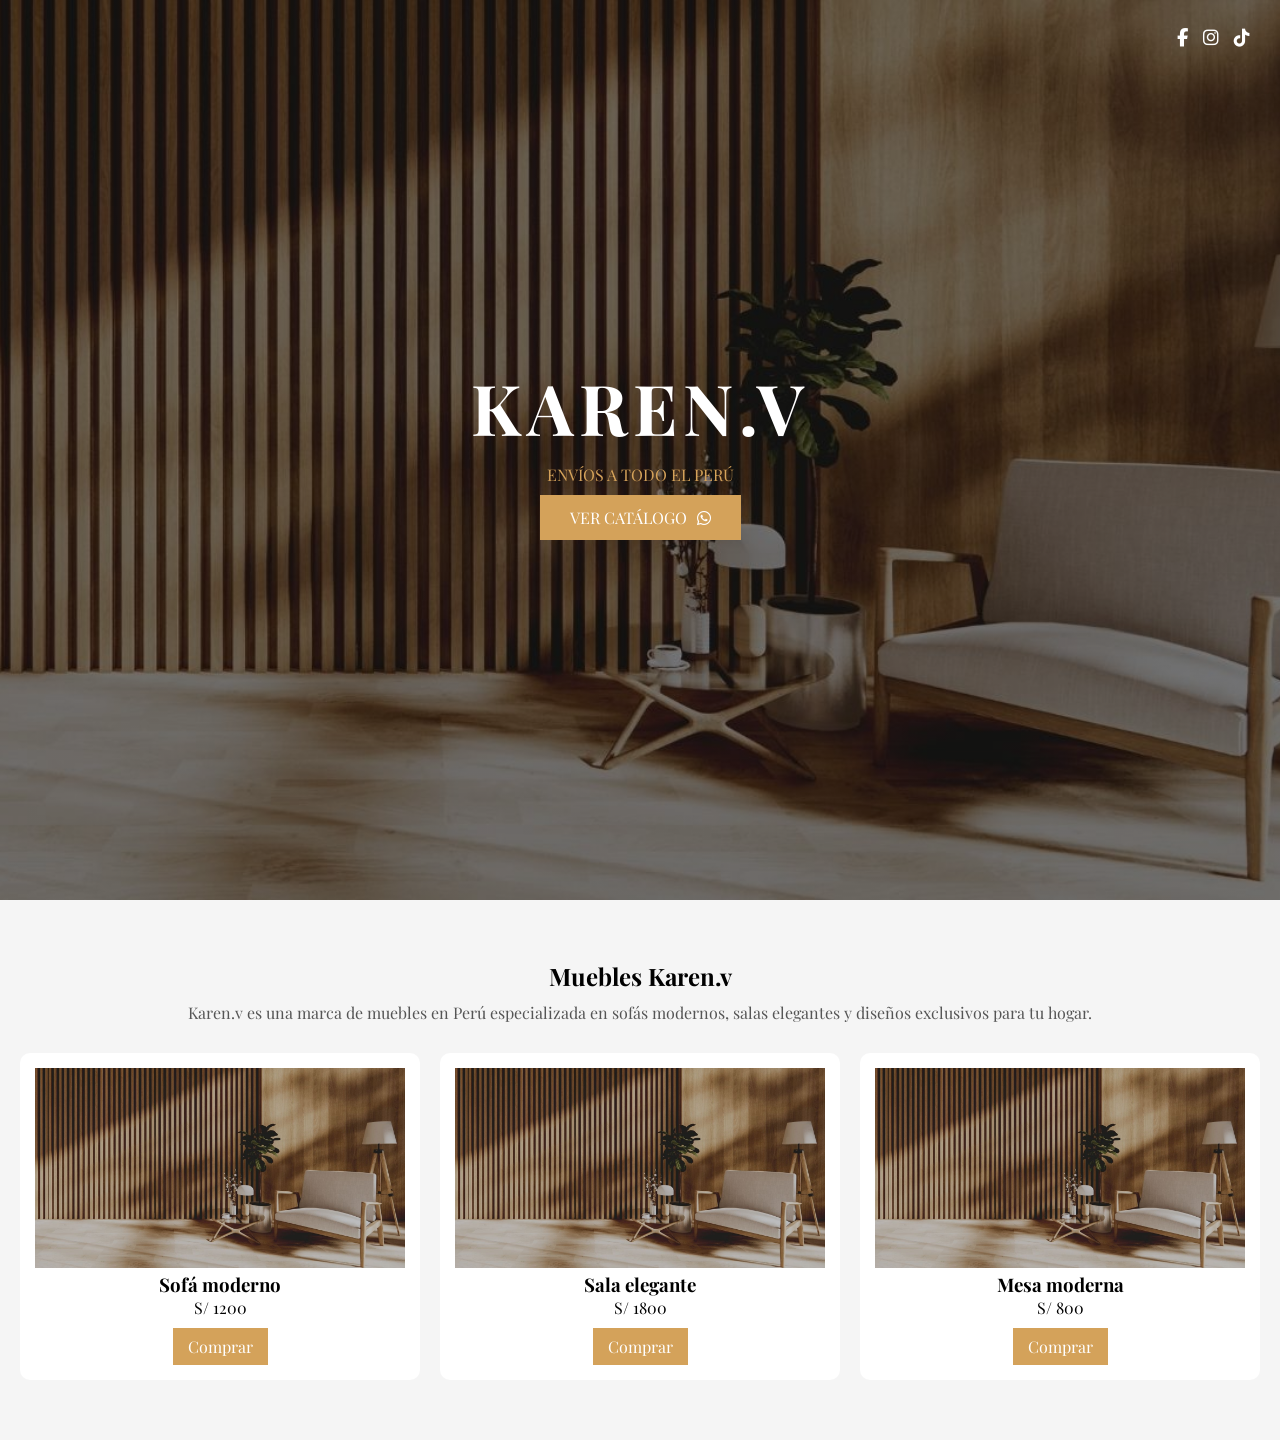
<file: index.html>
<!DOCTYPE html>
<html lang="es">
<head>
    <meta charset="UTF-8">
    <meta name="viewport" content="width=device-width, initial-scale=1.0">

    <!-- SEO PRINCIPAL -->
    <title>Karen.v | Muebles en Perú - Sofás, salas y más</title>

    <meta name="description" content="Karen.v - Venta de muebles en Perú. Sofás modernos, salas elegantes y muebles de alta calidad. Envíos a todo el Perú. Compra por WhatsApp.">

    <meta name="keywords" content="karen.v, muebles karen.v, muebles en Perú, sofás, salas modernas">

    <meta name="author" content="Karen.v">

    <!-- Google verification -->
    <meta name="google-site-verification" content="AQUI_TU_CODIGO" />

    <!-- Open Graph (para redes sociales) -->
    <meta property="og:title" content="Karen.v | Muebles en Perú">
    <meta property="og:description" content="Sofás modernos, salas elegantes y muebles exclusivos con envíos a todo el Perú.">
    <meta property="og:image" content="fondo.jpg">
    <meta property="og:type" content="website">

    <!-- Fuente elegante -->
    <link href="https://fonts.googleapis.com/css2?family=Playfair+Display:wght@500;700&display=swap" rel="stylesheet">

    <!-- CSS -->
    <link rel="stylesheet" href="styles.css">

    <!-- ICONOS -->
    <link rel="stylesheet" href="https://cdnjs.cloudflare.com/ajax/libs/font-awesome/6.5.0/css/all.min.css">
</head>

<body>

    <!-- REDES -->
    <div class="social">
        <a href="https://www.facebook.com/share/1CarA6MZcm/" target="_blank">
            <i class="fab fa-facebook-f"></i>
        </a>
        <a href="#" target="_blank">
            <i class="fab fa-instagram"></i>
        </a>
        <a href="#" target="_blank">
            <i class="fab fa-tiktok"></i>
        </a>
    </div>

    <!-- HERO -->
    <section class="hero">
        <div class="contenido">
            <h1>KAREN.V</h1>

            <p class="envios">ENVÍOS A TODO EL PERÚ</p>

            <a href="https://wa.me/51978988309?text=Hola,%20quiero%20ver%20el%20catálogo%20de%20Karen.v" target="_blank" class="btn">
                VER CATÁLOGO
                <i class="fab fa-whatsapp"></i>
            </a>
        </div>
    </section>

    <!-- CATÁLOGO -->
    <section class="catalogo">

        <h2>Muebles Karen.v</h2>

        <p class="descripcion">
            Karen.v es una marca de muebles en Perú especializada en sofás modernos, salas elegantes y diseños exclusivos para tu hogar.
        </p>

        <div class="productos">

            <div class="producto">
                <img src="fondo.jpg" alt="Sofá moderno Karen.v">
                <h3>Sofá moderno</h3>
                <p>S/ 1200</p>
                <a href="https://wa.me/51978988309?text=Hola,%20quiero%20el%20sofá%20moderno%20de%20Karen.v" target="_blank">
                    Comprar
                </a>
            </div>

            <div class="producto">
                <img src="fondo.jpg" alt="Sala elegante Karen.v">
                <h3>Sala elegante</h3>
                <p>S/ 1800</p>
                <a href="https://wa.me/51978988309?text=Hola,%20quiero%20la%20sala%20elegante%20de%20Karen.v" target="_blank">
                    Comprar
                </a>
            </div>

            <div class="producto">
                <img src="fondo.jpg" alt="Mesa moderna Karen.v">
                <h3>Mesa moderna</h3>
                <p>S/ 800</p>
                <a href="https://wa.me/51978988309?text=Hola,%20quiero%20la%20mesa%20moderna%20de%20Karen.v" target="_blank">
                    Comprar
                </a>
            </div>

        </div>

    </section>

    <!-- TEXTO SEO OCULTO -->
    <p class="seo-texto">
        Karen.v es una marca de muebles en Perú que ofrece sofás modernos, salas elegantes y muebles exclusivos con envíos a todo el país.
    </p>

</body>
</html>
</file>
<file: styles.css>
* {
    margin: 0;
    padding: 0;
    box-sizing: border-box;
}

body {
    font-family: 'Playfair Display', serif;
}

/* HERO */
.hero {
    height: 100vh;
    background: linear-gradient(
        rgba(0,0,0,0.4),
        rgba(0,0,0,0.4)
    ),
    url("fondo.jpg");

    background-size: cover;
    background-position: center;
    display: flex;
    align-items: center;
    justify-content: center;
}

/* CONTENIDO */
.contenido {
    text-align: center;
    color: white;
}

.contenido h1 {
    font-size: 70px;
    letter-spacing: 6px;
}

.envios {
    margin: 10px 0;
    color: #d4a25a;
}

/* BOTÓN */
.btn {
    display: inline-flex;
    align-items: center;
    gap: 10px;
    padding: 12px 30px;
    background: #d4a25a;
    color: white;
    text-decoration: none;
    transition: 0.3s;
}

.btn:hover {
    background: #b8864a;
}

/* REDES */
.social {
    position: absolute;
    top: 25px;
    right: 30px;
    display: flex;
    gap: 15px;
}

.social a {
    color: white;
    font-size: 18px;
}

/* CATÁLOGO */
.catalogo {
    padding: 60px 20px;
    background: #f5f5f5;
    text-align: center;
}

.catalogo h2 {
    margin-bottom: 10px;
}

.descripcion {
    margin-bottom: 30px;
    color: #555;
}

/* GRID */
.productos {
    display: grid;
    grid-template-columns: repeat(auto-fit, minmax(250px, 1fr));
    gap: 20px;
}

/* PRODUCTO */
.producto {
    background: white;
    padding: 15px;
    border-radius: 10px;
    transition: 0.3s;
}

.producto img {
    width: 100%;
    height: 200px;
    object-fit: cover;
}

.producto:hover {
    transform: scale(1.05);
}

.producto a {
    display: inline-block;
    margin-top: 10px;
    background: #d4a25a;
    color: white;
    padding: 8px 15px;
    text-decoration: none;
}

/* SEO */
.seo-texto {
    display: none;
}
</file>
